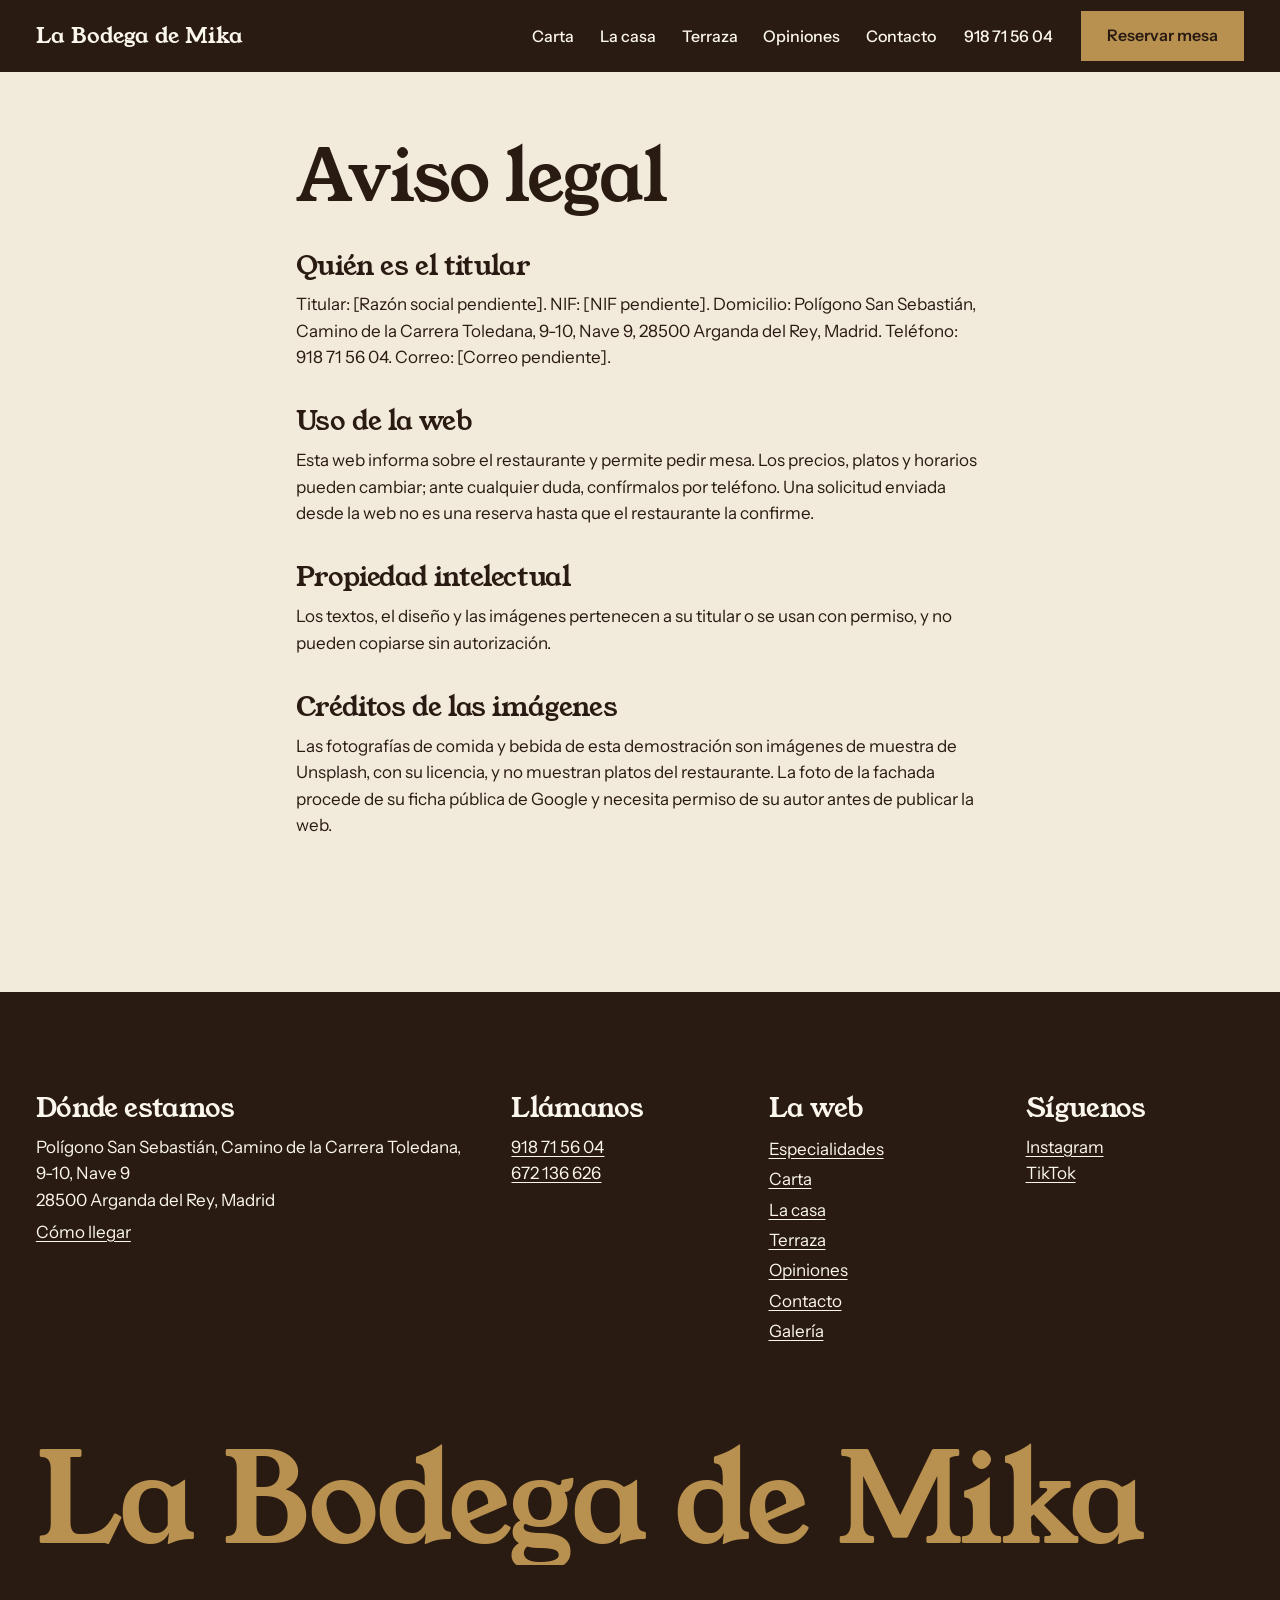
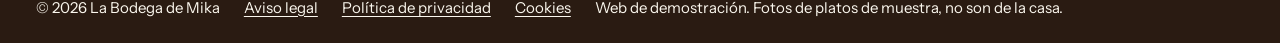
<file: aviso-legal.html>
<!doctype html>
<html lang="es-ES">
<head>
<meta charset="utf-8">
<meta name="viewport" content="width=device-width, initial-scale=1, viewport-fit=cover">
<title>Aviso legal | La Bodega de Mika</title>
<meta name="description" content="Aviso legal de la web de La Bodega de Mika, restaurante en Arganda del Rey.">
<meta name="robots" content="noindex">
<meta property="og:type" content="restaurant">
<meta property="og:locale" content="es_ES">
<meta property="og:site_name" content="La Bodega de Mika">
<meta property="og:title" content="Aviso legal | La Bodega de Mika">
<meta property="og:description" content="Aviso legal de la web de La Bodega de Mika, restaurante en Arganda del Rey.">
<meta property="og:image" content="img/og.jpg">
<meta name="twitter:card" content="summary_large_image">
<meta name="theme-color" content="#2a1b12">
<link rel="icon" href="img/icono.svg" type="image/svg+xml">
<link rel="preload" href="fonts/young-serif-latin-400-normal.woff2" as="font" type="font/woff2" crossorigin>

<link rel="stylesheet" href="css/estilos.css?v=mvziiu8h">
<script>document.documentElement.classList.add("js")</script>
</head>
<body>
<a class="saltar" href="index.html#contenido">Saltar al contenido</a>
<header class="barra solida" data-barra>
  <a class="marca" href="index.html">La Bodega <span>de Mika</span></a>
  <nav class="nav" aria-label="Principal">
    <a href="index.html#carta">Carta</a>
    <a href="index.html#casa">La casa</a>
    <a href="index.html#terraza">Terraza</a>
    <a href="index.html#opiniones">Opiniones</a>
    <a href="index.html#reservas">Contacto</a>
  </nav>
  <a class="barra-tel" href="tel:+34918715604">918 71 56 04</a>
  <a class="btn btn-bronce barra-cta" href="index.html#reservas">Reservar mesa</a>
  <button class="menu-btn" type="button" aria-expanded="false" aria-controls="menu-movil" data-menu-btn><span class="sr">Abrir menú</span><i></i><i></i></button>
</header>
<div class="menu-movil" id="menu-movil" data-menu hidden>
  <nav aria-label="Móvil">
    <a href="index.html#carta">Carta</a>
    <a href="index.html#casa">La casa</a>
    <a href="index.html#terraza">Terraza</a>
    <a href="index.html#opiniones">Opiniones</a>
    <a href="index.html#reservas">Contacto</a>
  </nav>
  <div class="menu-acciones">
    <a class="btn btn-bronce" href="index.html#reservas">Reservar mesa</a>
    <a class="btn btn-claro" href="tel:+34918715604">Llamar al 918 71 56 04</a>
  </div>
  <p>Polígono San Sebastián, Camino de la Carrera Toledana, 9-10, Nave 9<br>28500 Arganda del Rey</p>
</div>
<main id="contenido" class="legal">
  <h1>Aviso legal</h1>
  
  <h2>Quién es el titular</h2><p>Titular: <span class="pend">[Razón social pendiente]</span>. NIF: <span class="pend">[NIF pendiente]</span>. Domicilio: Polígono San Sebastián, Camino de la Carrera Toledana, 9-10, Nave 9, 28500 Arganda del Rey, Madrid. Teléfono: 918 71 56 04. Correo: <span class="pend">[Correo pendiente]</span>.</p>
  <h2>Uso de la web</h2><p>Esta web informa sobre el restaurante y permite pedir mesa. Los precios, platos y horarios pueden cambiar; ante cualquier duda, confírmalos por teléfono. Una solicitud enviada desde la web no es una reserva hasta que el restaurante la confirme.</p>
  <h2>Propiedad intelectual</h2><p>Los textos, el diseño y las imágenes pertenecen a su titular o se usan con permiso, y no pueden copiarse sin autorización.</p>
  <h2>Créditos de las imágenes</h2><p><span class="pend">Las fotografías de comida y bebida de esta demostración son imágenes de muestra de Unsplash, con su licencia, y no muestran platos del restaurante. La foto de la fachada procede de su ficha pública de Google y necesita permiso de su autor antes de publicar la web.</span></p>
</main>
<footer class="pie">
  <div class="pie-col">
    <div>
      <h2 class="pie-t">Dónde estamos</h2>
      <address>Polígono San Sebastián, Camino de la Carrera Toledana, 9-10, Nave 9<br>28500 Arganda del Rey, Madrid</address>
      <a href="https://www.google.com/maps/dir/?api=1&destination=40.3042129,-3.4538959&destination_place_id=ChIJd50fSNw_Qg0RI6EG5Twwgm8" target="_blank" rel="noopener">Cómo llegar</a>
    </div>
    <div>
      <h2 class="pie-t">Llámanos</h2>
      <a href="tel:+34918715604">918 71 56 04</a><br>
      <a href="tel:+34672136626">672 136 626</a>
    </div>
    <nav aria-label="Pie">
      <h2 class="pie-t">La web</h2>
      <a href="index.html#especialidades">Especialidades</a>
      <a href="index.html#carta">Carta</a>
      <a href="index.html#casa">La casa</a>
      <a href="index.html#terraza">Terraza</a>
      <a href="index.html#opiniones">Opiniones</a>
      <a href="index.html#reservas">Contacto</a>
      <a href="index.html#galeria">Galería</a>
    </nav>
    <div>
      <h2 class="pie-t">Síguenos</h2>
      <a href="https://www.instagram.com/labodegademika/" target="_blank" rel="noopener">Instagram</a><br>
      <a href="https://www.tiktok.com/@la.bodega.de.mika" target="_blank" rel="noopener">TikTok</a>
    </div>
  </div>
  <p class="pie-nombre" aria-hidden="true">La Bodega de Mika</p>
  <div class="pie-legal">
    <span>© 2026 La Bodega de Mika</span>
    <a href="aviso-legal.html">Aviso legal</a>
    <a href="privacidad.html">Política de privacidad</a>
    <a href="cookies.html">Cookies</a>
    <span>Web de demostración. Fotos de platos de muestra, no son de la casa.</span>
  </div>
</footer>
<script src="js/config.js?v=mvziiu8h"></script>
<script src="js/main.js?v=mvziiu8h" defer></script>
</body>
</html>
</file>
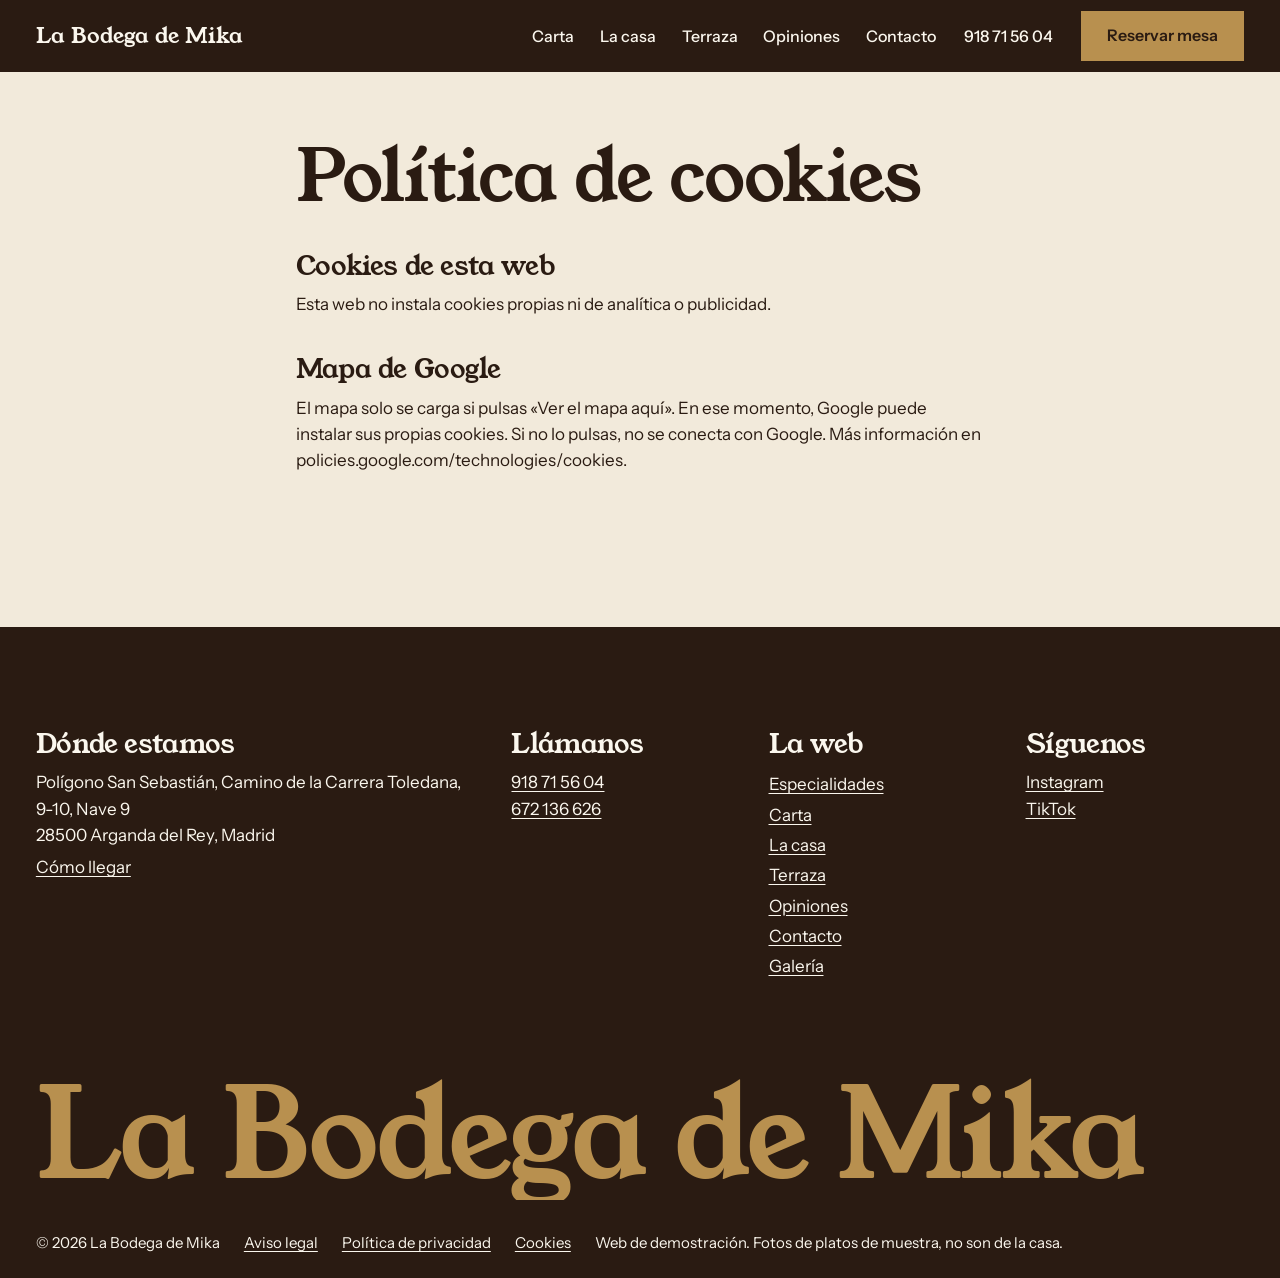
<file: cookies.html>
<!doctype html>
<html lang="es-ES">
<head>
<meta charset="utf-8">
<meta name="viewport" content="width=device-width, initial-scale=1, viewport-fit=cover">
<title>Política de cookies | La Bodega de Mika</title>
<meta name="description" content="Política de cookies de la web de La Bodega de Mika, restaurante en Arganda del Rey.">
<meta name="robots" content="noindex">
<meta property="og:type" content="restaurant">
<meta property="og:locale" content="es_ES">
<meta property="og:site_name" content="La Bodega de Mika">
<meta property="og:title" content="Política de cookies | La Bodega de Mika">
<meta property="og:description" content="Política de cookies de la web de La Bodega de Mika, restaurante en Arganda del Rey.">
<meta property="og:image" content="img/og.jpg">
<meta name="twitter:card" content="summary_large_image">
<meta name="theme-color" content="#2a1b12">
<link rel="icon" href="img/icono.svg" type="image/svg+xml">
<link rel="preload" href="fonts/young-serif-latin-400-normal.woff2" as="font" type="font/woff2" crossorigin>

<link rel="stylesheet" href="css/estilos.css?v=mvziiu8h">
<script>document.documentElement.classList.add("js")</script>
</head>
<body>
<a class="saltar" href="index.html#contenido">Saltar al contenido</a>
<header class="barra solida" data-barra>
  <a class="marca" href="index.html">La Bodega <span>de Mika</span></a>
  <nav class="nav" aria-label="Principal">
    <a href="index.html#carta">Carta</a>
    <a href="index.html#casa">La casa</a>
    <a href="index.html#terraza">Terraza</a>
    <a href="index.html#opiniones">Opiniones</a>
    <a href="index.html#reservas">Contacto</a>
  </nav>
  <a class="barra-tel" href="tel:+34918715604">918 71 56 04</a>
  <a class="btn btn-bronce barra-cta" href="index.html#reservas">Reservar mesa</a>
  <button class="menu-btn" type="button" aria-expanded="false" aria-controls="menu-movil" data-menu-btn><span class="sr">Abrir menú</span><i></i><i></i></button>
</header>
<div class="menu-movil" id="menu-movil" data-menu hidden>
  <nav aria-label="Móvil">
    <a href="index.html#carta">Carta</a>
    <a href="index.html#casa">La casa</a>
    <a href="index.html#terraza">Terraza</a>
    <a href="index.html#opiniones">Opiniones</a>
    <a href="index.html#reservas">Contacto</a>
  </nav>
  <div class="menu-acciones">
    <a class="btn btn-bronce" href="index.html#reservas">Reservar mesa</a>
    <a class="btn btn-claro" href="tel:+34918715604">Llamar al 918 71 56 04</a>
  </div>
  <p>Polígono San Sebastián, Camino de la Carrera Toledana, 9-10, Nave 9<br>28500 Arganda del Rey</p>
</div>
<main id="contenido" class="legal">
  <h1>Política de cookies</h1>
  
  <h2>Cookies de esta web</h2><p>Esta web no instala cookies propias ni de analítica o publicidad.</p>
  <h2>Mapa de Google</h2><p>El mapa solo se carga si pulsas «Ver el mapa aquí». En ese momento, Google puede instalar sus propias cookies. Si no lo pulsas, no se conecta con Google. Más información en policies.google.com/technologies/cookies.</p>
</main>
<footer class="pie">
  <div class="pie-col">
    <div>
      <h2 class="pie-t">Dónde estamos</h2>
      <address>Polígono San Sebastián, Camino de la Carrera Toledana, 9-10, Nave 9<br>28500 Arganda del Rey, Madrid</address>
      <a href="https://www.google.com/maps/dir/?api=1&destination=40.3042129,-3.4538959&destination_place_id=ChIJd50fSNw_Qg0RI6EG5Twwgm8" target="_blank" rel="noopener">Cómo llegar</a>
    </div>
    <div>
      <h2 class="pie-t">Llámanos</h2>
      <a href="tel:+34918715604">918 71 56 04</a><br>
      <a href="tel:+34672136626">672 136 626</a>
    </div>
    <nav aria-label="Pie">
      <h2 class="pie-t">La web</h2>
      <a href="index.html#especialidades">Especialidades</a>
      <a href="index.html#carta">Carta</a>
      <a href="index.html#casa">La casa</a>
      <a href="index.html#terraza">Terraza</a>
      <a href="index.html#opiniones">Opiniones</a>
      <a href="index.html#reservas">Contacto</a>
      <a href="index.html#galeria">Galería</a>
    </nav>
    <div>
      <h2 class="pie-t">Síguenos</h2>
      <a href="https://www.instagram.com/labodegademika/" target="_blank" rel="noopener">Instagram</a><br>
      <a href="https://www.tiktok.com/@la.bodega.de.mika" target="_blank" rel="noopener">TikTok</a>
    </div>
  </div>
  <p class="pie-nombre" aria-hidden="true">La Bodega de Mika</p>
  <div class="pie-legal">
    <span>© 2026 La Bodega de Mika</span>
    <a href="aviso-legal.html">Aviso legal</a>
    <a href="privacidad.html">Política de privacidad</a>
    <a href="cookies.html">Cookies</a>
    <span>Web de demostración. Fotos de platos de muestra, no son de la casa.</span>
  </div>
</footer>
<script src="js/config.js?v=mvziiu8h"></script>
<script src="js/main.js?v=mvziiu8h" defer></script>
</body>
</html>
</file>
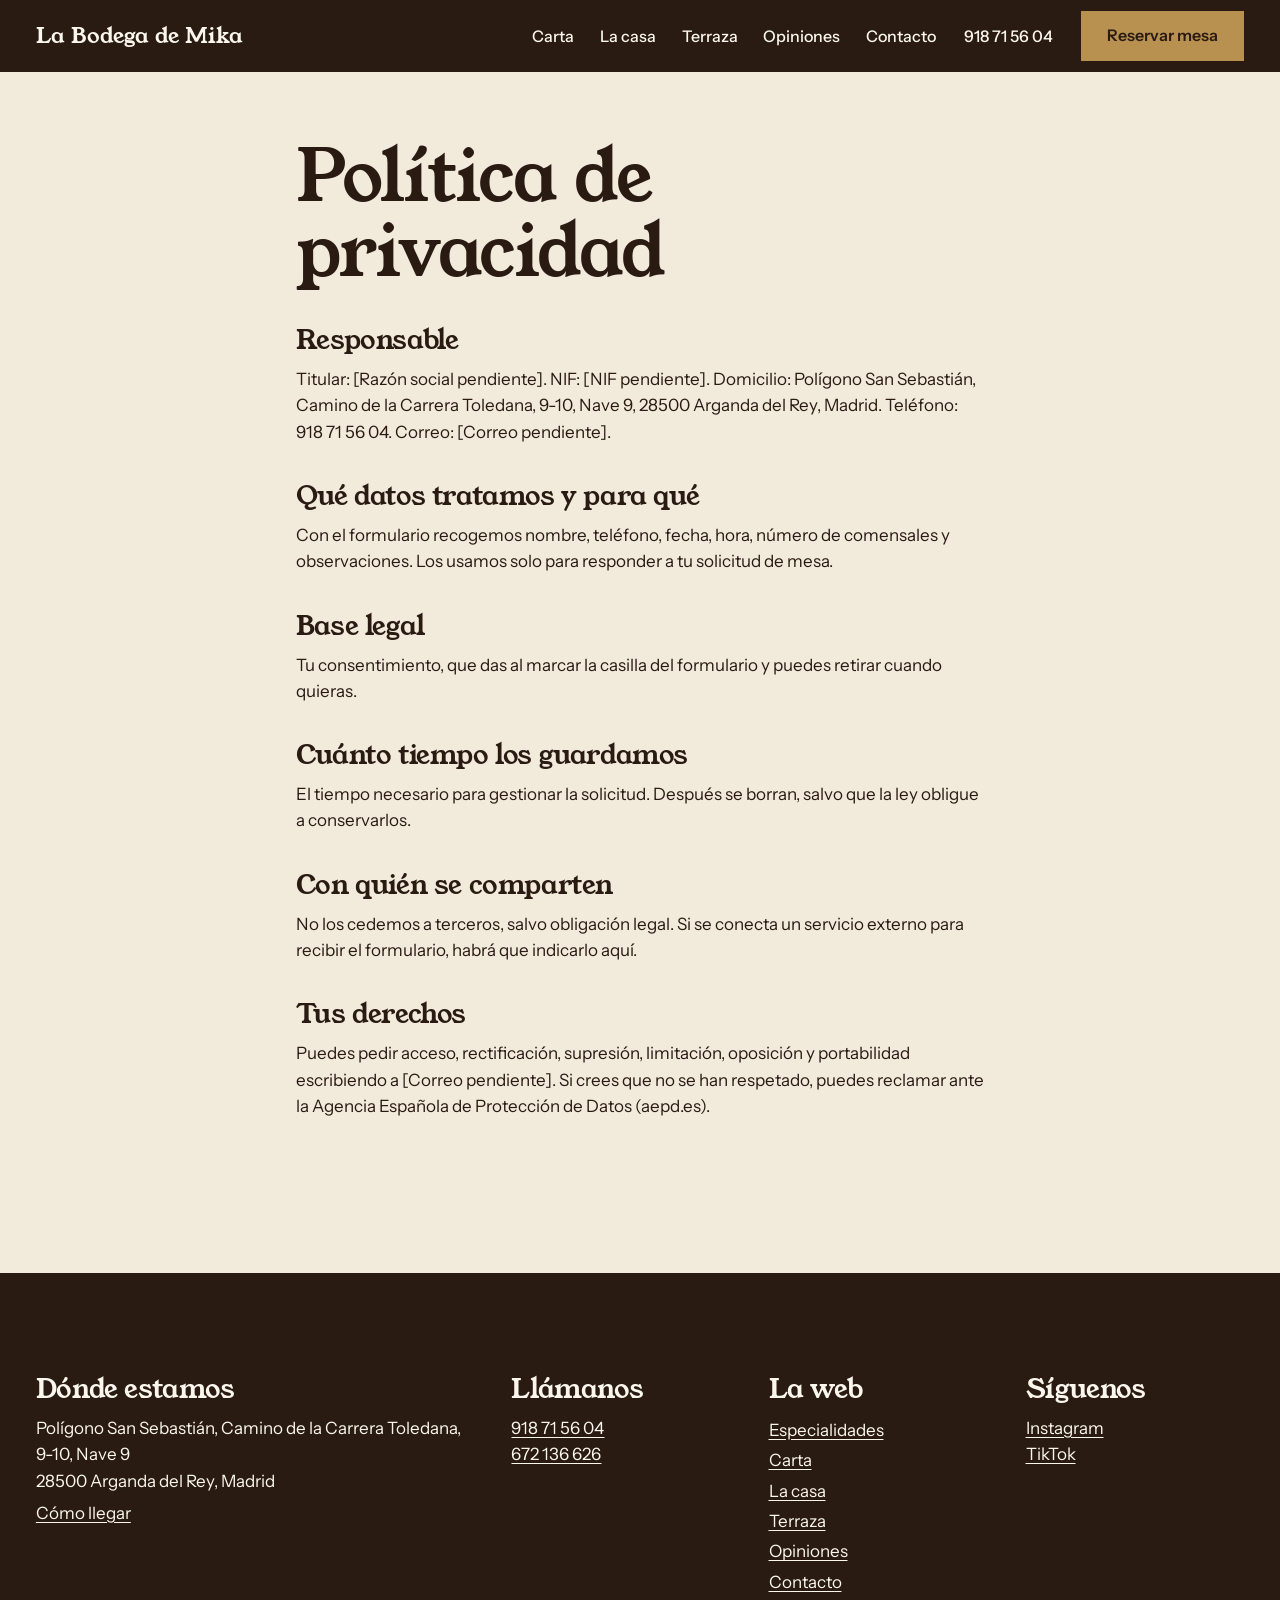
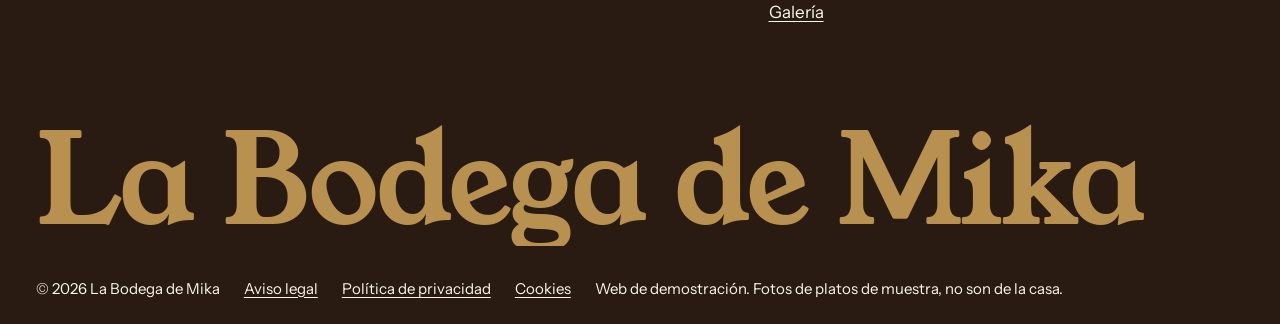
<file: privacidad.html>
<!doctype html>
<html lang="es-ES">
<head>
<meta charset="utf-8">
<meta name="viewport" content="width=device-width, initial-scale=1, viewport-fit=cover">
<title>Política de privacidad | La Bodega de Mika</title>
<meta name="description" content="Política de privacidad de la web de La Bodega de Mika, restaurante en Arganda del Rey.">
<meta name="robots" content="noindex">
<meta property="og:type" content="restaurant">
<meta property="og:locale" content="es_ES">
<meta property="og:site_name" content="La Bodega de Mika">
<meta property="og:title" content="Política de privacidad | La Bodega de Mika">
<meta property="og:description" content="Política de privacidad de la web de La Bodega de Mika, restaurante en Arganda del Rey.">
<meta property="og:image" content="img/og.jpg">
<meta name="twitter:card" content="summary_large_image">
<meta name="theme-color" content="#2a1b12">
<link rel="icon" href="img/icono.svg" type="image/svg+xml">
<link rel="preload" href="fonts/young-serif-latin-400-normal.woff2" as="font" type="font/woff2" crossorigin>

<link rel="stylesheet" href="css/estilos.css?v=mvziiu8h">
<script>document.documentElement.classList.add("js")</script>
</head>
<body>
<a class="saltar" href="index.html#contenido">Saltar al contenido</a>
<header class="barra solida" data-barra>
  <a class="marca" href="index.html">La Bodega <span>de Mika</span></a>
  <nav class="nav" aria-label="Principal">
    <a href="index.html#carta">Carta</a>
    <a href="index.html#casa">La casa</a>
    <a href="index.html#terraza">Terraza</a>
    <a href="index.html#opiniones">Opiniones</a>
    <a href="index.html#reservas">Contacto</a>
  </nav>
  <a class="barra-tel" href="tel:+34918715604">918 71 56 04</a>
  <a class="btn btn-bronce barra-cta" href="index.html#reservas">Reservar mesa</a>
  <button class="menu-btn" type="button" aria-expanded="false" aria-controls="menu-movil" data-menu-btn><span class="sr">Abrir menú</span><i></i><i></i></button>
</header>
<div class="menu-movil" id="menu-movil" data-menu hidden>
  <nav aria-label="Móvil">
    <a href="index.html#carta">Carta</a>
    <a href="index.html#casa">La casa</a>
    <a href="index.html#terraza">Terraza</a>
    <a href="index.html#opiniones">Opiniones</a>
    <a href="index.html#reservas">Contacto</a>
  </nav>
  <div class="menu-acciones">
    <a class="btn btn-bronce" href="index.html#reservas">Reservar mesa</a>
    <a class="btn btn-claro" href="tel:+34918715604">Llamar al 918 71 56 04</a>
  </div>
  <p>Polígono San Sebastián, Camino de la Carrera Toledana, 9-10, Nave 9<br>28500 Arganda del Rey</p>
</div>
<main id="contenido" class="legal">
  <h1>Política de privacidad</h1>
  
  <h2>Responsable</h2><p>Titular: <span class="pend">[Razón social pendiente]</span>. NIF: <span class="pend">[NIF pendiente]</span>. Domicilio: Polígono San Sebastián, Camino de la Carrera Toledana, 9-10, Nave 9, 28500 Arganda del Rey, Madrid. Teléfono: 918 71 56 04. Correo: <span class="pend">[Correo pendiente]</span>.</p>
  <h2>Qué datos tratamos y para qué</h2><p>Con el formulario recogemos nombre, teléfono, fecha, hora, número de comensales y observaciones. Los usamos solo para responder a tu solicitud de mesa.</p>
  <h2>Base legal</h2><p>Tu consentimiento, que das al marcar la casilla del formulario y puedes retirar cuando quieras.</p>
  <h2>Cuánto tiempo los guardamos</h2><p>El tiempo necesario para gestionar la solicitud. Después se borran, salvo que la ley obligue a conservarlos.</p>
  <h2>Con quién se comparten</h2><p>No los cedemos a terceros, salvo obligación legal. <span class="pend">Si se conecta un servicio externo para recibir el formulario, habrá que indicarlo aquí.</span></p>
  <h2>Tus derechos</h2><p>Puedes pedir acceso, rectificación, supresión, limitación, oposición y portabilidad escribiendo a <span class="pend">[Correo pendiente]</span>. Si crees que no se han respetado, puedes reclamar ante la Agencia Española de Protección de Datos (aepd.es).</p>
</main>
<footer class="pie">
  <div class="pie-col">
    <div>
      <h2 class="pie-t">Dónde estamos</h2>
      <address>Polígono San Sebastián, Camino de la Carrera Toledana, 9-10, Nave 9<br>28500 Arganda del Rey, Madrid</address>
      <a href="https://www.google.com/maps/dir/?api=1&destination=40.3042129,-3.4538959&destination_place_id=ChIJd50fSNw_Qg0RI6EG5Twwgm8" target="_blank" rel="noopener">Cómo llegar</a>
    </div>
    <div>
      <h2 class="pie-t">Llámanos</h2>
      <a href="tel:+34918715604">918 71 56 04</a><br>
      <a href="tel:+34672136626">672 136 626</a>
    </div>
    <nav aria-label="Pie">
      <h2 class="pie-t">La web</h2>
      <a href="index.html#especialidades">Especialidades</a>
      <a href="index.html#carta">Carta</a>
      <a href="index.html#casa">La casa</a>
      <a href="index.html#terraza">Terraza</a>
      <a href="index.html#opiniones">Opiniones</a>
      <a href="index.html#reservas">Contacto</a>
      <a href="index.html#galeria">Galería</a>
    </nav>
    <div>
      <h2 class="pie-t">Síguenos</h2>
      <a href="https://www.instagram.com/labodegademika/" target="_blank" rel="noopener">Instagram</a><br>
      <a href="https://www.tiktok.com/@la.bodega.de.mika" target="_blank" rel="noopener">TikTok</a>
    </div>
  </div>
  <p class="pie-nombre" aria-hidden="true">La Bodega de Mika</p>
  <div class="pie-legal">
    <span>© 2026 La Bodega de Mika</span>
    <a href="aviso-legal.html">Aviso legal</a>
    <a href="privacidad.html">Política de privacidad</a>
    <a href="cookies.html">Cookies</a>
    <span>Web de demostración. Fotos de platos de muestra, no son de la casa.</span>
  </div>
</footer>
<script src="js/config.js?v=mvziiu8h"></script>
<script src="js/main.js?v=mvziiu8h" defer></script>
</body>
</html>
</file>
<file: css/estilos.css>
/* La Bodega de Mika. Colores y tipografía: cambia solo estas variables. */
@font-face { font-family: "Young Serif"; src: url("../fonts/young-serif-latin-400-normal.woff2") format("woff2"); font-weight: 400; font-display: swap; }
@font-face { font-family: "Instrument Sans"; src: url("../fonts/instrument-sans-latin-400-normal.woff2") format("woff2"); font-weight: 400; font-display: swap; }
@font-face { font-family: "Instrument Sans"; src: url("../fonts/instrument-sans-latin-500-normal.woff2") format("woff2"); font-weight: 500; font-display: swap; }
@font-face { font-family: "Instrument Sans"; src: url("../fonts/instrument-sans-latin-600-normal.woff2") format("woff2"); font-weight: 600; font-display: swap; }

:root {
  --marfil: #fbf7ee;
  --crema: #f2eadb;
  --crema-2: #e7dcc7;
  --espresso: #2a1b12;
  --espresso-2: #3b2a1e;
  --oliva: #3f4726;
  --bronce: #b8904f;
  --bronce-osc: #7d5c28;
  --alerta: #8f2d1c;

  --serif: "Young Serif", Georgia, "Times New Roman", serif;
  --sans: "Instrument Sans", system-ui, -apple-system, "Segoe UI", sans-serif;

  --t-display: clamp(44px, 8.2vw, 136px);
  --t-h2: clamp(38px, 5.6vw, 88px);
  --t-h3: clamp(23px, 2.1vw, 30px);
  --t-texto: clamp(17px, 1.25vw, 19px);
  --t-peq: 14px;

  --m: clamp(16px, 2.8vw, 44px);
  --sec: clamp(88px, 12vw, 190px);
  --mov: cubic-bezier(.2, .7, .2, 1);
}

*, *::before, *::after { box-sizing: border-box; }
html { scroll-behavior: smooth; scroll-padding-top: 76px; -webkit-text-size-adjust: 100%; }
html.sin-scroll { overflow: hidden; }
body { margin: 0; background: var(--crema); color: var(--espresso); font: 400 var(--t-texto)/1.55 var(--sans); overflow-x: clip; }
img, svg { display: block; max-width: 100%; height: auto; }
h1, h2, h3, p, ul, figure, address, blockquote { margin: 0; padding: 0; font-style: normal; }
ul { list-style: none; }
h1, h2, h3 { font-family: var(--serif); font-weight: 400; letter-spacing: -.015em; text-wrap: balance; }
h1 { font-size: var(--t-display); line-height: .98; }
h2 { font-size: var(--t-h2); line-height: 1.02; }
h3 { font-size: var(--t-h3); line-height: 1.12; }
p + p { margin-top: 1em; }
a { color: inherit; }
button, input, textarea { font: inherit; color: inherit; }
:focus-visible { outline: 3px solid var(--bronce); outline-offset: 3px; }
::selection { background: var(--espresso); color: var(--crema); }
.sr { position: absolute; width: 1px; height: 1px; overflow: hidden; clip-path: inset(50%); white-space: nowrap; }
.saltar { position: fixed; left: var(--m); top: -80px; z-index: 60; padding: 12px 20px; background: var(--marfil); border-radius: 99px; }
.saltar:focus { top: 12px; }
.plato { border-radius: 50%; aspect-ratio: 1; object-fit: cover; width: 100%; }
.nota { font-size: var(--t-peq); }
.enlace { text-underline-offset: 3px; }
html.revision .pend { background: #ffe873 !important; color: #111 !important; }

/* Botones */
.btn { position: relative; display: inline-flex; align-items: center; justify-content: center; min-height: 50px; padding: 12px 26px; border: 0; border-radius: 0; font: 600 16px/1.2 var(--sans); text-decoration: none; text-align: center; cursor: pointer; overflow: hidden; isolation: isolate; transition: color .35s var(--mov), transform .2s var(--mov); }
.btn::before { content: ""; position: absolute; inset: 0; z-index: -1; background: var(--barrido, var(--espresso)); transform: scaleY(0); transform-origin: bottom; transition: transform .45s var(--mov); }
.btn:hover::before { transform: scaleY(1); }
.btn:active { transform: scale(.97); }
.btn:disabled { opacity: .6; cursor: progress; }
.btn-gr { min-height: 60px; padding: 16px 34px; font-size: 17px; }
.btn-bronce { background: var(--bronce); color: var(--espresso); --barrido: var(--marfil); }
.btn-claro { background: var(--marfil); color: var(--espresso); --barrido: var(--bronce); }
.btn-osc { background: var(--espresso); color: var(--marfil); --barrido: var(--oliva); }
.acciones { display: flex; flex-wrap: wrap; gap: 12px; }

/* Barra */
.barra { position: fixed; inset: 0 0 auto; z-index: 40; display: flex; align-items: center; gap: clamp(16px, 2.2vw, 36px); min-height: 72px; padding: 8px var(--m); color: var(--marfil); transition: background-color .3s; }
.barra.solida, .barra.con-menu { background: var(--espresso); }
.marca { margin-right: auto; font: 400 22px/1.05 var(--serif); text-decoration: none; }
.nav { display: flex; gap: clamp(14px, 2vw, 30px); }
.nav a, .barra-tel { position: relative; padding: 8px 0; font-weight: 500; font-size: 16px; text-decoration: none; }
.nav a::after { content: ""; position: absolute; left: 0; right: 0; bottom: 4px; height: 2px; background: var(--bronce); transform: scaleX(0); transform-origin: left; transition: transform .3s var(--mov); }
.nav a:hover::after { transform: scaleX(1); }
.barra-tel { white-space: nowrap; }
.menu-btn { display: none; position: relative; width: 48px; height: 48px; margin-right: -8px; background: none; border: 0; cursor: pointer; }
.menu-btn i { position: absolute; left: 10px; right: 10px; height: 2px; background: currentColor; transition: transform .3s var(--mov), top .3s var(--mov); }
.menu-btn i:nth-of-type(1) { top: 19px; }
.menu-btn i:nth-of-type(2) { top: 28px; }
.menu-btn[aria-expanded="true"] i { top: 23px; }
.menu-btn[aria-expanded="true"] i:nth-of-type(1) { transform: rotate(45deg); }
.menu-btn[aria-expanded="true"] i:nth-of-type(2) { transform: rotate(-45deg); }
.menu-movil { position: fixed; inset: 0; z-index: 30; display: flex; flex-direction: column; gap: 28px; padding: 96px var(--m) 32px; overflow-y: auto; background: var(--espresso); color: var(--marfil); opacity: 0; transition: opacity .25s; }
.menu-movil.abierto { opacity: 1; }
.menu-movil[hidden] { display: none; }
.menu-movil nav { display: flex; flex-direction: column; gap: 4px; }
.menu-movil nav a { padding: 6px 0; font: 400 clamp(36px, 10vw, 54px)/1.15 var(--serif); text-decoration: none; }
.menu-acciones { display: grid; gap: 10px; margin-top: auto; }

/* Portada */
.hero { position: relative; display: flex; align-items: flex-end; min-height: 100svh; padding: 120px var(--m) clamp(28px, 4vw, 56px); overflow: hidden; background: var(--espresso); color: var(--marfil); }
.hero::after { content: ""; position: absolute; inset: 0; background: linear-gradient(to right, rgba(24, 14, 8, .62) 0%, rgba(24, 14, 8, .36) 55%, rgba(24, 14, 8, .08) 100%); } /* taste-skill-ignore */
.hero-txt { position: relative; z-index: 1; max-width: 1240px; }
.hero h1 { max-width: 11em; }
.hero-sub { max-width: 40em; margin: clamp(16px, 1.8vw, 26px) 0 clamp(22px, 2.4vw, 34px); font-size: clamp(18px, 1.5vw, 22px); line-height: 1.4; }
.hero-estado { display: flex; align-items: center; gap: 10px; margin-top: 18px; font-weight: 500; }
.hero-estado[hidden] { display: none; }
.hero-estado::before { content: ""; width: 11px; height: 11px; flex: none; border-radius: 50%; background: var(--crema-2); }
.hero-estado.abierto::before { background: #a9c46c; }

/* La casa */
.casa { position: relative; padding: var(--sec) var(--m); overflow: hidden; background: var(--crema); }
.declaracion { max-width: 34ch; font: 400 clamp(24px, 2.5vw, 36px)/1.32 var(--serif); letter-spacing: -.01em; }
.plato.en-linea { display: inline-block; width: 1.5em; height: 1.5em; margin: -.3em .08em; vertical-align: baseline; }
.casa-rejilla { display: grid; grid-template-columns: repeat(12, 1fr); column-gap: clamp(12px, 2vw, 32px); margin-top: clamp(64px, 8vw, 120px); align-items: center; }
.casa-txt { grid-column: 1 / span 6; }
.casa-txt h2 { margin-bottom: clamp(20px, 2.4vw, 36px); }
.casa-lista { margin-top: 28px; }
.casa-lista li { display: flex; align-items: center; gap: 12px; padding: 5px 0; font-weight: 500; }
.casa-lista li::before { content: ""; width: 11px; height: 11px; flex: none; border-radius: 50%; background: var(--oliva); }
.casa-platos { position: relative; grid-column: 8 / span 5; margin-right: calc(var(--m) * -1 - 7vw); }
.casa-platos .plato + .plato { position: absolute; left: -12%; bottom: -3%; width: 37%; outline: clamp(8px, 1vw, 14px) solid var(--crema); }

/* Especialidades */
.espec { padding: var(--sec) var(--m); background: var(--espresso); color: var(--marfil); }
.espec-rejilla { display: grid; grid-template-columns: repeat(12, 1fr); column-gap: clamp(12px, 2vw, 32px); row-gap: clamp(48px, 6vw, 96px); margin-top: clamp(48px, 6vw, 96px); align-items: start; }
.espec-item .plato { margin-bottom: 22px; transition: transform .7s var(--mov), opacity .7s; }
.espec-item:hover .plato.dentro { transform: rotate(5deg) scale(1.02); }
.espec-item h3 { margin-bottom: 8px; }
.espec-item p { max-width: 30em; }
.espec-item .nota { margin-top: 8px; color: var(--crema-2); }
.espec-item:nth-child(1) { grid-column: 1 / span 5; }
.espec-item:nth-child(2) { grid-column: 7 / span 6; margin-top: 8vw; }
.espec-item:nth-child(3) { grid-column: 2 / span 4; }
.espec-item:nth-child(4) { grid-column: 8 / span 4; }
.espec-item:nth-child(5) { grid-column: 1 / span 6; }
.espec-item:nth-child(6) { grid-column: 8 / span 4; margin-top: 6vw; }

/* Carta */
.carta { position: relative; padding: var(--sec) var(--m); background: var(--crema-2); }
.carta-cab { display: grid; grid-template-columns: repeat(12, 1fr); column-gap: clamp(12px, 2vw, 32px); align-items: end; margin-bottom: clamp(32px, 4vw, 60px); }
.carta-cab h2 { grid-column: 1 / span 7; }
.carta-aviso { grid-column: 8 / span 5; }
.mantel { padding: clamp(24px, 4vw, 64px) clamp(20px, 4vw, 64px) 0; background: var(--marfil); }
.menus { display: grid; grid-template-columns: 1fr 1fr; gap: 12px; margin-bottom: clamp(36px, 4vw, 60px); }
.menu-dia { display: grid; grid-template-columns: 1fr auto; column-gap: 20px; padding: clamp(20px, 2.4vw, 34px); background: var(--espresso); color: var(--marfil); }
.menu-dia h3 { grid-column: 1; }
.menu-dia p { grid-column: 1; margin-top: 6px; }
.menu-dia .precio { grid-column: 2; grid-row: 1 / span 2; align-self: center; font: 400 var(--t-h3)/1 var(--serif); }
.carta-cols { columns: 3; column-gap: clamp(28px, 4vw, 72px); }
.carta-grupo.larga { column-span: all; }
.carta-grupo.larga ul { columns: 2; column-gap: clamp(28px, 4vw, 72px); }
.carta-grupo.larga li { break-inside: avoid; }
.carta-grupo { break-inside: avoid; padding-bottom: clamp(32px, 3.4vw, 52px); }
.carta-grupo h3 { margin-bottom: 12px; color: var(--oliva); }
.carta-grupo li { display: flex; justify-content: space-between; gap: 20px; padding: 4px 0; }
.precio { flex: none; font-weight: 500; font-variant-numeric: tabular-nums; }
.carta-mas summary { list-style: none; display: flex; justify-content: center; padding-bottom: clamp(32px, 3.4vw, 52px); cursor: pointer; }
.carta-mas summary::-webkit-details-marker { display: none; }
.carta-mas summary:hover .btn::before { transform: scaleY(1); }
.mantel-lema { margin: 0 calc(clamp(20px, 4vw, 64px) * -1); padding: 18px 20px; background: var(--oliva); color: var(--marfil); font: 400 var(--t-h3)/1.15 var(--serif); text-align: center; }
.carta-acc { justify-content: center; margin-top: clamp(24px, 3vw, 40px); }

/* Galería */
.galeria { position: relative; padding: var(--sec) var(--m); background: var(--crema); }
.galeria-rejilla { display: grid; grid-template-columns: repeat(4, 1fr); gap: 12px; margin-top: clamp(32px, 4vw, 60px); }
.g-a { grid-column: span 2; grid-row: span 2; }
.g-c { grid-column: span 2; }
.g-boton { display: block; width: 100%; height: 100%; padding: clamp(14px, 2vw, 32px); border: 0; cursor: zoom-in; overflow: hidden; }
.fondo-espresso { background: var(--espresso); }
.fondo-crema { background: var(--crema-2); }
.fondo-oliva { background: var(--oliva); }
.fondo-bronce { background: var(--bronce); }
.fondo-foto { padding: 0; background: var(--espresso); }
.g-boton .plato, .g-foto { transition: transform .6s var(--mov); }
.g-boton:hover .plato { transform: rotate(6deg) scale(1.03); }
.g-boton:hover .g-foto { transform: scale(1.04); }
.g-foto { width: 100%; height: 100%; object-fit: cover; }
.visor { width: 100vw; max-width: none; height: 100dvh; max-height: none; margin: 0; padding: 0; border: 0; background: var(--espresso); color: var(--marfil); }
.visor[open] { display: grid; grid-template-columns: auto 1fr auto; align-items: center; animation: visor .3s ease; }
.visor::backdrop { background: var(--espresso); }
@keyframes visor { from { opacity: 0; } }
.visor figure { display: flex; flex-direction: column; align-items: center; justify-content: center; gap: 14px; min-width: 0; height: 100%; padding: 64px 0 24px; }
.visor img { min-height: 0; max-height: calc(100dvh - 140px); width: auto; object-fit: contain; }
.visor-cerrar { position: absolute; top: 12px; right: var(--m); z-index: 1; min-height: 48px; padding: 0 20px; border: 0; border-radius: 0; background: var(--marfil); color: var(--espresso); font-weight: 600; cursor: pointer; }
.visor-flecha { display: grid; place-items: center; width: 52px; height: 52px; margin: 0 clamp(4px, 2vw, 28px); border: 0; border-radius: 50%; background: var(--espresso-2); color: var(--marfil); cursor: pointer; transition: background-color .2s; }
.visor-flecha:hover { background: var(--bronce); color: var(--espresso); }

/* Terraza */
.terraza { position: relative; background: var(--oliva); color: var(--marfil); }
.terraza-foto { overflow: hidden; }
.terraza-foto img { width: 100%; aspect-ratio: 16 / 8.2; object-fit: cover; }
.terraza-txt { display: grid; grid-template-columns: repeat(12, 1fr); column-gap: clamp(12px, 2vw, 32px); padding: clamp(48px, 7vw, 110px) var(--m) var(--sec); }
.terraza-txt h2 { grid-column: 1 / span 6; }
.terraza-txt > div { grid-column: 8 / span 5; }
.terraza .acciones { margin-top: 28px; }

/* Opiniones */
.opiniones { position: relative; padding: var(--sec) var(--m); background: var(--crema); }
.opiniones-rejilla { display: grid; grid-template-columns: repeat(12, 1fr); column-gap: clamp(12px, 2vw, 32px); align-items: center; margin-top: clamp(36px, 4vw, 64px); }
.nota-google { position: relative; grid-column: 1 / span 5; display: flex; flex-direction: column; align-items: center; justify-content: center; aspect-ratio: 1; padding: 14%; border-radius: 50%; background: var(--espresso); color: var(--marfil); text-align: center; text-decoration: none; transition: transform .5s var(--mov), background-color .3s; }
.nota-google:hover { transform: rotate(-3deg) scale(1.02); background: var(--oliva); }
.nota-google strong { font: 400 clamp(76px, 9.6vw, 165px)/1.04 var(--serif); }
.nota-google span { max-width: 22em; margin-top: 14px; }
.nota-google .ir { margin-top: 14px; font-weight: 600; text-decoration: underline; text-underline-offset: 4px; }
.temas { grid-column: 7 / span 6; }
.anillo { position: absolute; inset: 0; width: 100%; height: 100%; transform: rotate(-90deg); pointer-events: none; }
.anillo circle { fill: none; stroke-width: 2.2; }
.anillo-pista { stroke: var(--espresso-2); }
.anillo-valor { stroke: var(--bronce); stroke-dasharray: 100; stroke-dashoffset: 6; }
.temas > p:first-child { font: 400 clamp(24px, 2.5vw, 36px)/1.3 var(--serif); }
.hueco { margin-top: 24px; padding: 22px 26px; background: var(--crema-2); }
.resenas { display: grid; gap: 12px; margin-top: 24px; }
.resenas blockquote { padding: 22px 26px; background: var(--marfil); }
.resenas footer { margin-top: 8px; font-size: var(--t-peq); font-weight: 500; }

/* Reservas */
.reservas { position: relative; padding: var(--sec) var(--m); background: var(--marfil); }
.reservas-cab > p { max-width: 36em; margin: 18px 0 26px; }
.reservas-rejilla { display: grid; grid-template-columns: repeat(12, 1fr); column-gap: clamp(12px, 2vw, 32px); row-gap: 56px; margin-top: clamp(48px, 5vw, 80px); align-items: start; }
.vale { position: relative; grid-column: 1 / span 6; padding: clamp(24px, 3.4vw, 52px); background: var(--crema-2); }
.vale::before, .vale::after { content: ""; position: absolute; left: -18px; width: 36px; height: 36px; border-radius: 50%; background: var(--marfil); top: 110px; }
.vale::after { left: auto; right: -18px; }
.vale-aviso { margin: 10px 0 24px; font-weight: 500; }
.campos { display: grid; grid-template-columns: 1fr 1fr; gap: 16px 14px; margin-bottom: 24px; }
.ancho { grid-column: 1 / -1; }
.campo { display: flex; flex-direction: column; gap: 6px; font-weight: 500; }
.campo input, .campo textarea { width: 100%; min-height: 52px; padding: 12px 14px; border: 1.5px solid var(--bronce-osc); border-radius: 0; background: var(--marfil); font-size: 17px; font-weight: 400; }
.campo textarea { resize: vertical; }
.campo [aria-invalid="true"] { border-color: var(--alerta); }
.error { color: var(--alerta); font-size: 15px; font-weight: 500; }
.campo-info { margin: 0; font-size: 15px; font-weight: 500; }
.campo-info.alerta { color: var(--alerta); }
.trampa { position: absolute; left: -9999px; }
.casilla { display: grid; grid-template-columns: 26px 1fr; gap: 10px; font-size: 15px; cursor: pointer; }
.casilla input { width: 22px; height: 22px; margin: 2px 0 0; accent-color: var(--espresso); }
.casilla .error { grid-column: 2; }
.form-estado { margin-top: 20px; padding: 20px; background: var(--marfil); }
.form-estado[hidden] { display: none; }
.form-estado.pendiente { background: var(--espresso); color: var(--marfil); }
.form-estado.pendiente .btn { background: var(--bronce); color: var(--espresso); margin-top: 12px; }
.form-estado p { margin-top: 6px; }
.info { grid-column: 8 / span 5; display: grid; gap: 56px; }
.reloj h3, .donde h3 { margin-bottom: 18px; }
.reloj-cuerpo { display: grid; grid-template-columns: minmax(150px, 210px) 1fr; gap: clamp(16px, 2vw, 32px); align-items: center; }
.reloj-svg[hidden] { display: none; }
.reloj-cuerpo:has(.reloj-svg[hidden]) { grid-template-columns: 1fr; }
.pista { fill: none; stroke: var(--crema-2); stroke-width: 15; }
.abierto { fill: none; stroke: var(--oliva); stroke-width: 15; transition: d .4s var(--mov); }
.ahora { fill: var(--bronce); stroke: var(--marfil); stroke-width: 3; }
.reloj-dia { font: 400 22px var(--serif); fill: var(--espresso); }
.reloj-horas { font: 500 14px var(--sans); fill: var(--espresso); }
.horas li + li { margin-top: 2px; }
.horas button span { white-space: nowrap; }
.horas button { display: flex; justify-content: space-between; gap: 14px; width: 100%; min-height: 36px; padding: 5px 10px; border: 0; background: none; text-align: left; cursor: pointer; font-size: 16px; font-variant-numeric: tabular-nums; transition: background-color .2s; }
.horas button:hover { background: var(--crema); }
.horas button[aria-pressed="true"] { background: var(--espresso); color: var(--marfil); }
.reloj .nota { margin-top: 14px; }
.donde address { font-weight: 500; }
.donde > p { margin: 8px 0 16px; }
.mapa { position: relative; background: var(--espresso); color: var(--marfil); }
.mapa img { width: 100%; aspect-ratio: 16 / 9; object-fit: cover; opacity: .62; }
.mapa-acc { position: absolute; left: 14px; right: 14px; bottom: 44px; display: flex; flex-wrap: wrap; gap: 8px; }
.mapa > p { position: absolute; left: 16px; right: 14px; bottom: 11px; font-size: var(--t-peq); }
.mapa.cargado { aspect-ratio: 4 / 3; }
.mapa iframe { width: 100%; height: 100%; border: 0; display: block; }

/* Pie */
.pie { position: relative; padding: clamp(64px, 8vw, 110px) var(--m) 24px; background: var(--espresso); color: var(--marfil); overflow: hidden; }
.pie-col { display: grid; grid-template-columns: 2fr 1fr 1fr 1fr; gap: 36px clamp(16px, 3vw, 44px); }
.pie-t { margin-bottom: 10px; font: 400 var(--t-h3)/1.1 var(--serif); }
.pie a { text-underline-offset: 3px; }
.pie nav a { display: block; padding: 2px 0; }
.pie address + a { display: inline-block; margin-top: 6px; }
.pie-nombre { margin: clamp(48px, 7vw, 100px) 0 clamp(20px, 2.4vw, 36px); font: 400 min(9.7vw, 290px)/1.04 var(--serif); letter-spacing: -.02em; white-space: nowrap; color: var(--bronce); }
.pie-legal { display: flex; flex-wrap: wrap; gap: 8px 24px; font-size: 15px; }

/* Páginas legales */
.legal { max-width: 760px; margin: 0 auto; padding: 140px var(--m) var(--sec); }
.legal h1 { font-size: var(--t-h2); line-height: 1.04; margin-bottom: 36px; }
.legal h2 { margin: 36px 0 10px; font-size: var(--t-h3); line-height: 1.15; }

/* ---------- Experiencia 3D y escenas ---------- */
.pal { display: inline-block; overflow: hidden; vertical-align: top; padding-bottom: .14em; margin-bottom: -.14em; }
.pal-i { display: inline-block; will-change: transform; }
.letra { display: inline-block; will-change: transform; }
.pie-nombre { overflow: hidden; }
.cursor-ver { position: fixed; left: 0; top: 0; z-index: 35; display: grid; place-items: center; width: 92px; height: 92px; border-radius: 50%; background: var(--espresso); color: var(--marfil); font-size: 15px; font-weight: 600; pointer-events: none; }

/* Secciones que entran con la curva del plato */
[data-cortina] { --curva: 0vw; z-index: 2; border-radius: 50% 50% 0 0 / var(--curva) var(--curva) 0 0; }

/* Brindis sin 3D: gran cierre tipográfico */
.brindis { position: relative; z-index: 1; display: flex; flex-direction: column; justify-content: center; gap: clamp(24px, 3vw, 44px); min-height: 100svh; padding: 96px var(--m) 56px; background: var(--espresso); color: var(--marfil); overflow: hidden; }
.brindis-t { font-size: clamp(54px, 7.6vw, 150px); line-height: .98; }
.brindis-l { display: block; }
.brindis-fin p { max-width: 30em; margin-bottom: 20px; font-size: clamp(18px, 1.5vw, 22px); line-height: 1.4; }

/* Terraza con foto a pantalla completa */
.con-gsap .terraza-foto { height: 100svh; background: var(--oliva); }
.con-gsap .terraza-foto img { width: 100%; height: 100%; aspect-ratio: auto; object-fit: cover; object-position: 60% 50%; }



@media (max-aspect-ratio: 1/1) {
  .brindis-t { font-size: clamp(48px, 13.4vw, 110px); }
}
@media (max-width: 700px) {
  .brindis .btn-gr { min-height: 52px; padding: 12px 20px; }
  .brindis .acciones { display: grid; gap: 8px; }
  .terraza-foto img { object-position: 62% 50%; }
}

/* ---------- Fotografía a pantalla completa ---------- */
.hero-foto { position: absolute; inset: -3%; will-change: transform; }
.hero-foto img { width: 100%; height: 100%; object-fit: cover; }
.hero-foto img { animation: none !important; }
.hero::after { background: linear-gradient(to top, rgba(20, 11, 6, .86) 0%, rgba(20, 11, 6, .42) 46%, rgba(20, 11, 6, .18) 100%); } /* taste-skill-ignore */
.escena-foto { display: block; position: absolute; inset: 0; overflow: hidden; }
.escena-foto img { width: 100%; height: 100%; object-fit: cover; will-change: transform; }
.en-linea { display: inline-block; width: 1.5em; height: 1.5em; margin: -.3em .08em; border-radius: 50%; object-fit: cover; vertical-align: baseline; }

/* Especialidades: por defecto, escenas seguidas; con animación, una sobre otra */
.espec { padding: 0; background: var(--espresso); }
.espec > h2 { position: absolute; z-index: 3; left: var(--m); top: clamp(92px, 13vh, 130px); max-width: 11em; font-size: clamp(26px, 2.6vw, 42px); line-height: 1.08; color: var(--marfil); }
.espec { position: relative; }
.espec-rejilla { display: block; margin: 0; }
.espec-item { isolation: isolate; position: relative; display: flex; align-items: flex-end; min-height: 100svh; margin: 0 !important; padding: 0 var(--m) clamp(44px, 10vh, 110px); overflow: hidden; color: var(--marfil); grid-column: auto !important; width: auto !important; }
.espec-item::after { content: ""; position: absolute; inset: 0; background: linear-gradient(to top, rgba(20, 11, 6, .82) 0%, rgba(20, 11, 6, .35) 45%, rgba(20, 11, 6, .12) 100%); } /* taste-skill-ignore */
.espec-txt { position: relative; z-index: 2; max-width: 880px; }
.espec-item h3 { margin-bottom: 16px; font-size: clamp(46px, 7vw, 124px); line-height: .98; }
.espec-item p { max-width: 28em; font-size: clamp(18px, 1.5vw, 22px); line-height: 1.4; }
.con-escenas .espec { height: 100svh; overflow: hidden; }
.con-escenas .espec-item { position: absolute; inset: 0; min-height: 0; }

/* La casa */
.casa-fotos { position: relative; grid-column: 8 / span 5; }
.casa-f1 { margin-right: calc(var(--m) * -1); overflow: hidden; }
.casa-f1 img { display: block; width: 100%; aspect-ratio: 4 / 5; object-fit: cover; }
.casa-f2 { position: absolute; left: -24%; bottom: -6%; width: 54%; overflow: hidden; outline: clamp(8px, 1vw, 14px) solid var(--crema); }
.casa-f2 img { display: block; width: 100%; aspect-ratio: 1; object-fit: cover; }

/* Galería: fotos a sangre, a distintos tamaños */
.g-boton { position: relative; padding: 0 !important; background: var(--espresso); aspect-ratio: 1; }
.g-a .g-boton { aspect-ratio: auto; }
.g-c .g-boton { aspect-ratio: 2 / 1; }
.g-boton img { display: block; width: 100%; height: 100%; object-fit: cover; transition: transform .9s var(--mov); }
.g-boton:hover img { transform: scale(1.05); }

/* Brindis */
.brindis { background: var(--espresso); }
.brindis > *:not(.escena-foto) { position: relative; z-index: 2; }
.brindis::before { content: ""; position: absolute; inset: 0; z-index: 1; background: linear-gradient(to right, rgba(20, 11, 6, .78) 0%, rgba(20, 11, 6, .45) 50%, rgba(20, 11, 6, .15) 100%); } /* taste-skill-ignore */
@media (max-aspect-ratio: 1/1) {
  .brindis { justify-content: flex-end; }
  .brindis::before { background: linear-gradient(to top, rgba(20, 11, 6, .9) 0%, rgba(20, 11, 6, .55) 48%, rgba(20, 11, 6, .15) 100%); } /* taste-skill-ignore */
  .espec > h2 { top: 84px; font-size: 22px; max-width: none; right: var(--m); }
}
@media (max-width: 980px) {
  .casa-fotos { grid-column: 9 / span 4; align-self: end; }
}
@media (max-width: 700px) {
  .casa-fotos { width: 100%; margin: 48px 0 40px; }
  .casa-f1 { margin: 0 calc(var(--m) * -1) 0 12%; }
  .casa-f2 { left: 0; width: 52%; }
  .espec-item { padding-bottom: 88px; }
  .brindis { padding-bottom: 86px; }
  .g-a .g-boton { aspect-ratio: 1; }
  .g-c .g-boton { aspect-ratio: 2 / 1; }
}

/* Accesos rápidos en móvil */
.accesos { display: none; }

/* Movimiento */
.js .rv { opacity: 0; transform: translateY(26px); transition: opacity .75s var(--mov), transform .75s var(--mov); }
.js .rv.dentro { opacity: 1; transform: none; }
.js [data-giro] { opacity: 0; transform: rotate(-16deg) scale(.94); transition: opacity .8s var(--mov), transform 1.1s var(--mov); }
.js [data-giro].dentro { opacity: 1; transform: none; }
.hero-txt > * { animation: subir .9s var(--mov) both; }
.hero-txt > :nth-child(2) { animation-delay: .1s; }
.hero-txt > :nth-child(3) { animation-delay: .2s; }
.hero-txt > :nth-child(4) { animation-delay: .3s; }
@keyframes asentar { from { transform: rotate(-14deg) scale(1.04); opacity: .4; } }
@keyframes subir { from { opacity: 0; transform: translateY(24px); } }
@media (prefers-reduced-motion: reduce) {
  html { scroll-behavior: auto; }
  *, *::before, *::after { animation: none !important; transition: none !important; }
  .js .rv, .js [data-giro] { opacity: 1; transform: none; }
}

/* Portátil pequeño y tablet */
@media (max-width: 1180px) { .barra-tel { display: none; } }
@media (max-width: 980px) {
  .carta-cols { columns: 2; }
  .nav, .barra-cta { display: none; }
  .menu-btn { display: block; }
  .carta-cab h2, .carta-aviso { grid-column: 1 / -1; }
  .carta-aviso { margin-top: 18px; }
  .vale, .info { grid-column: 1 / -1; }
  .info { grid-template-columns: 1fr; gap: 48px; }
  .temas { grid-column: 7 / -1; }
  .casa-txt { grid-column: 1 / span 8; }
  .casa-platos { grid-column: 9 / span 4; align-self: end; }
  .pie-col { grid-template-columns: 1fr 1fr; }
}

/* Pantallas verticales: el plato arriba y el texto debajo */
@media (max-aspect-ratio: 1/1) {
  .hero::after { background: linear-gradient(to top, rgba(24, 14, 8, 1) 36%, rgba(24, 14, 8, .5) 58%, rgba(24, 14, 8, .05) 100%); } /* taste-skill-ignore */
}

/* Móvil: composición propia */
@media (max-width: 700px) {
  html { scroll-padding-top: 72px; }
  body { padding-bottom: 0; }
  .hero { padding-bottom: 96px; }
  .hero::after { background: linear-gradient(to top, rgba(24, 14, 8, 1) 40%, rgba(24, 14, 8, .5) 62%, rgba(24, 14, 8, .05) 100%); } /* taste-skill-ignore */
  .hero h1 { font-size: min(11.2vw, 44px); }
  .pie-col > div:first-child { grid-column: 1 / -1; }
  .hero .acciones { display: grid; }
  .casa-rejilla { display: block; }
  .casa-platos { width: 100%; margin: 48px 0 0 8%; }
  .casa-platos .plato:first-child { width: 112%; max-width: none; }
  .casa-platos .plato + .plato { left: -4%; width: 42%; bottom: -4%; }
  .espec-rejilla { display: flex; flex-direction: column; }
  .espec-item { width: 72%; margin-top: 0 !important; }
  .espec-item:nth-child(even) { align-self: flex-end; }
  .espec-item:nth-child(2) { width: 88%; }
  .menus, .carta-cols { display: block; columns: 1; }
  .carta-grupo.larga ul { columns: 1; }
  .menu-dia + .menu-dia { margin-top: 10px; }
  .mantel { padding-left: 18px; padding-right: 18px; }
  .mantel-lema { margin: 0 -18px; }
  .galeria-rejilla { grid-template-columns: 1fr 1fr; gap: 8px; }
  .g-boton { padding: 10px; }
  .terraza-foto img { aspect-ratio: 4 / 3.4; object-position: 62% 50%; }
  .terraza-txt { display: block; }
  .terraza-txt h2 { margin-bottom: 20px; }
  .terraza .acciones { display: grid; }
  .opiniones-rejilla { display: block; }
  .nota-google { width: 92%; margin: 0 auto 36px; padding: 10%; }
  .reservas .acciones { display: grid; }
  .reservas-rejilla { display: block; }
  .vale { margin: 0 calc(var(--m) * -1); padding: 26px var(--m); }
  .vale::before, .vale::after { display: none; }
  .info { display: grid; grid-template-columns: 1fr; margin-top: 56px; }
  .reloj-cuerpo { grid-template-columns: 1fr; }
  .reloj-svg { width: 200px; margin: 0 auto; }
  .horas button { min-height: 44px; align-items: center; }
  .mapa img { aspect-ratio: 4 / 3; }
  .mapa-acc { display: grid; grid-template-columns: 1fr 1fr; }
  .mapa-acc .btn { padding: 10px; font-size: 15px; }
  .pie { padding-bottom: 92px; }
  .pie-col { grid-template-columns: 1fr 1fr; }
  .accesos { position: fixed; left: 0; right: 0; bottom: 0; z-index: 25; display: grid; grid-template-columns: 1fr 1fr; gap: 8px; padding: 8px 12px calc(8px + env(safe-area-inset-bottom)); background: var(--espresso); transform: translateY(110%); transition: transform .3s var(--mov); }
  .accesos.visible { transform: none; }
}
</file>
